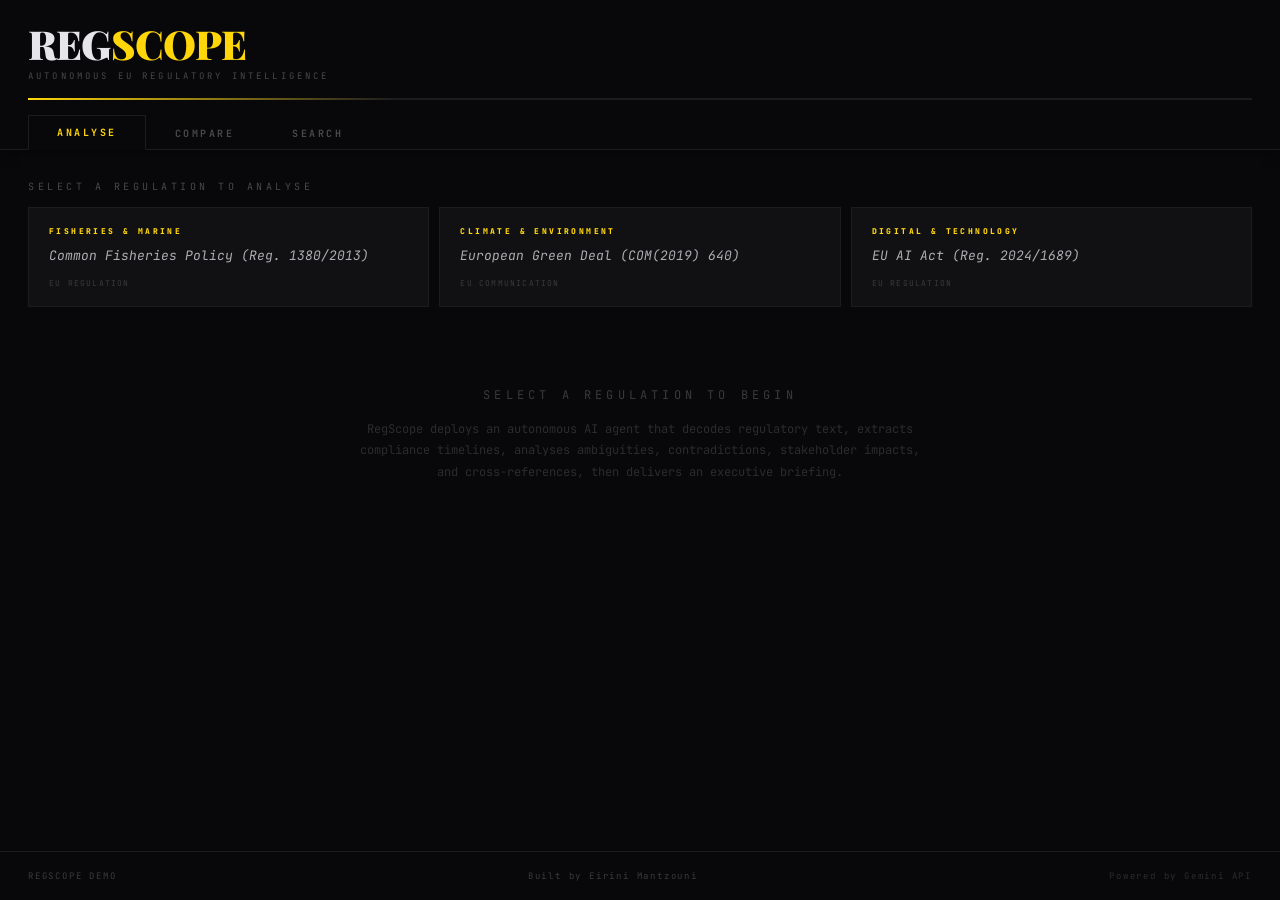
<file: regscope-demo/index.html>
<!DOCTYPE html>
<html lang="en">
<head>
  <meta charset="UTF-8">
  <meta name="viewport" content="width=device-width, initial-scale=1.0">
  <title>RegScope — EU Regulatory Intelligence</title>
  <link rel="preconnect" href="https://fonts.googleapis.com">
  <link rel="preconnect" href="https://fonts.gstatic.com" crossorigin>
  <link href="https://fonts.googleapis.com/css2?family=JetBrains+Mono:ital,wght@0,300;0,400;0,700;0,800;1,400&family=Playfair+Display:wght@700;900&display=swap" rel="stylesheet">
  <link rel="stylesheet" href="css/style.css">
</head>
<body>

  <!-- ── Sticky Top Bar (header + tabs) ─────────────────────── -->
  <div class="top-bar">
    <header class="header">
      <div class="header__inner">
        <div>
          <h1 class="header__title"><span class="header__title--light">REG</span><span class="header__title--gold">SCOPE</span></h1>
          <p class="header__sub">AUTONOMOUS EU REGULATORY INTELLIGENCE</p>
        </div>
        <div class="header__right">
          </div>
      </div>
      <div class="header__bar"><div class="header__bar-fill"></div></div>
    </header>

    <!-- ── Pipeline Tabs ───────────────────────────────────────── -->
    <nav class="tabs">
      <button class="tabs__btn tabs__btn--active" data-tab="analyse">ANALYSE</button>
      <button class="tabs__btn" data-tab="compare">COMPARE</button>
      <button class="tabs__btn" data-tab="search">SEARCH</button>
      </nav>
  </div>

  <!-- ── Main Content Area ───────────────────────────────────── -->
  <main class="body">

    <!-- Pipeline A: Analyse -->
    <section class="pipeline" id="pipeline-analyse">
      <div id="analyse-input-area"></div>
      <div id="analyse-workspace" class="workspace" style="display:none">
        <div class="workspace__log" id="analyse-log-panel"></div>
        <div class="workspace__results" id="analyse-results"></div>
      </div>
      <div id="analyse-empty" class="empty-state">
        <div class="empty-state__label">SELECT A REGULATION TO BEGIN</div>
        <div class="empty-state__text">
          RegScope deploys an autonomous AI agent that decodes regulatory text,
          extracts compliance timelines, analyses ambiguities, contradictions,
          stakeholder impacts, and cross-references, then delivers an executive briefing.
        </div>
      </div>
    </section>

    <!-- Pipeline B: Compare -->
    <section class="pipeline" id="pipeline-compare" style="display:none">
      <div id="compare-input-area"></div>
      <div id="compare-workspace" class="workspace" style="display:none">
        <div class="workspace__log" id="compare-log-panel"></div>
        <div class="workspace__results" id="compare-results"></div>
      </div>
      <div id="compare-empty" class="empty-state">
        <div class="empty-state__label">SELECT A DOCUMENT PAIR TO BEGIN</div>
        <div class="empty-state__text">
          RegScope compares two policy documents side by side — mapping provisions,
          identifying transposition gaps, gold-plating, contradictions, and national
          additions, then delivers a structured comparison briefing.
        </div>
      </div>
    </section>

    <!-- Pipeline C: Search -->
    <section class="pipeline" id="pipeline-search" style="display:none">
      <div id="search-input-area"></div>
      <div id="search-workspace" class="workspace" style="display:none">
        <div class="workspace__log" id="search-log-panel"></div>
        <div class="workspace__results" id="search-results"></div>
      </div>
      <div id="search-empty" class="empty-state">
        <div class="empty-state__label">SELECT A QUESTION TO BEGIN</div>
        <div class="empty-state__text">
          RegScope deploys an autonomous AI agent that interprets your policy question,
          searches the EU regulatory corpus, decodes each instrument, analyses cross-regulatory
          interactions and gaps, and delivers a synthesised intelligence briefing.
        </div>
      </div>
    </section>

  </main>

  <!-- ── Footer ──────────────────────────────────────────────── -->
  <footer class="footer">
    <span>REGSCOPE DEMO</span>
    <span>Built by Eirini Mantzouni</span>
    <span class="footer__powered">Powered by Gemini API</span>
  </footer>

  <!-- ── Scripts ─────────────────────────────────────────────── -->
  <script src="js/components.js"></script>
  <script src="js/agentLog.js"></script>
  <script src="js/demo-data.js"></script>
  <script src="js/pipelines/pipeline-a.js"></script>
  <script src="js/pipelines/compare.js"></script>
  <script src="js/pipelines/search.js"></script>
  <script src="js/app.js"></script>

</body>
</html>
</file>
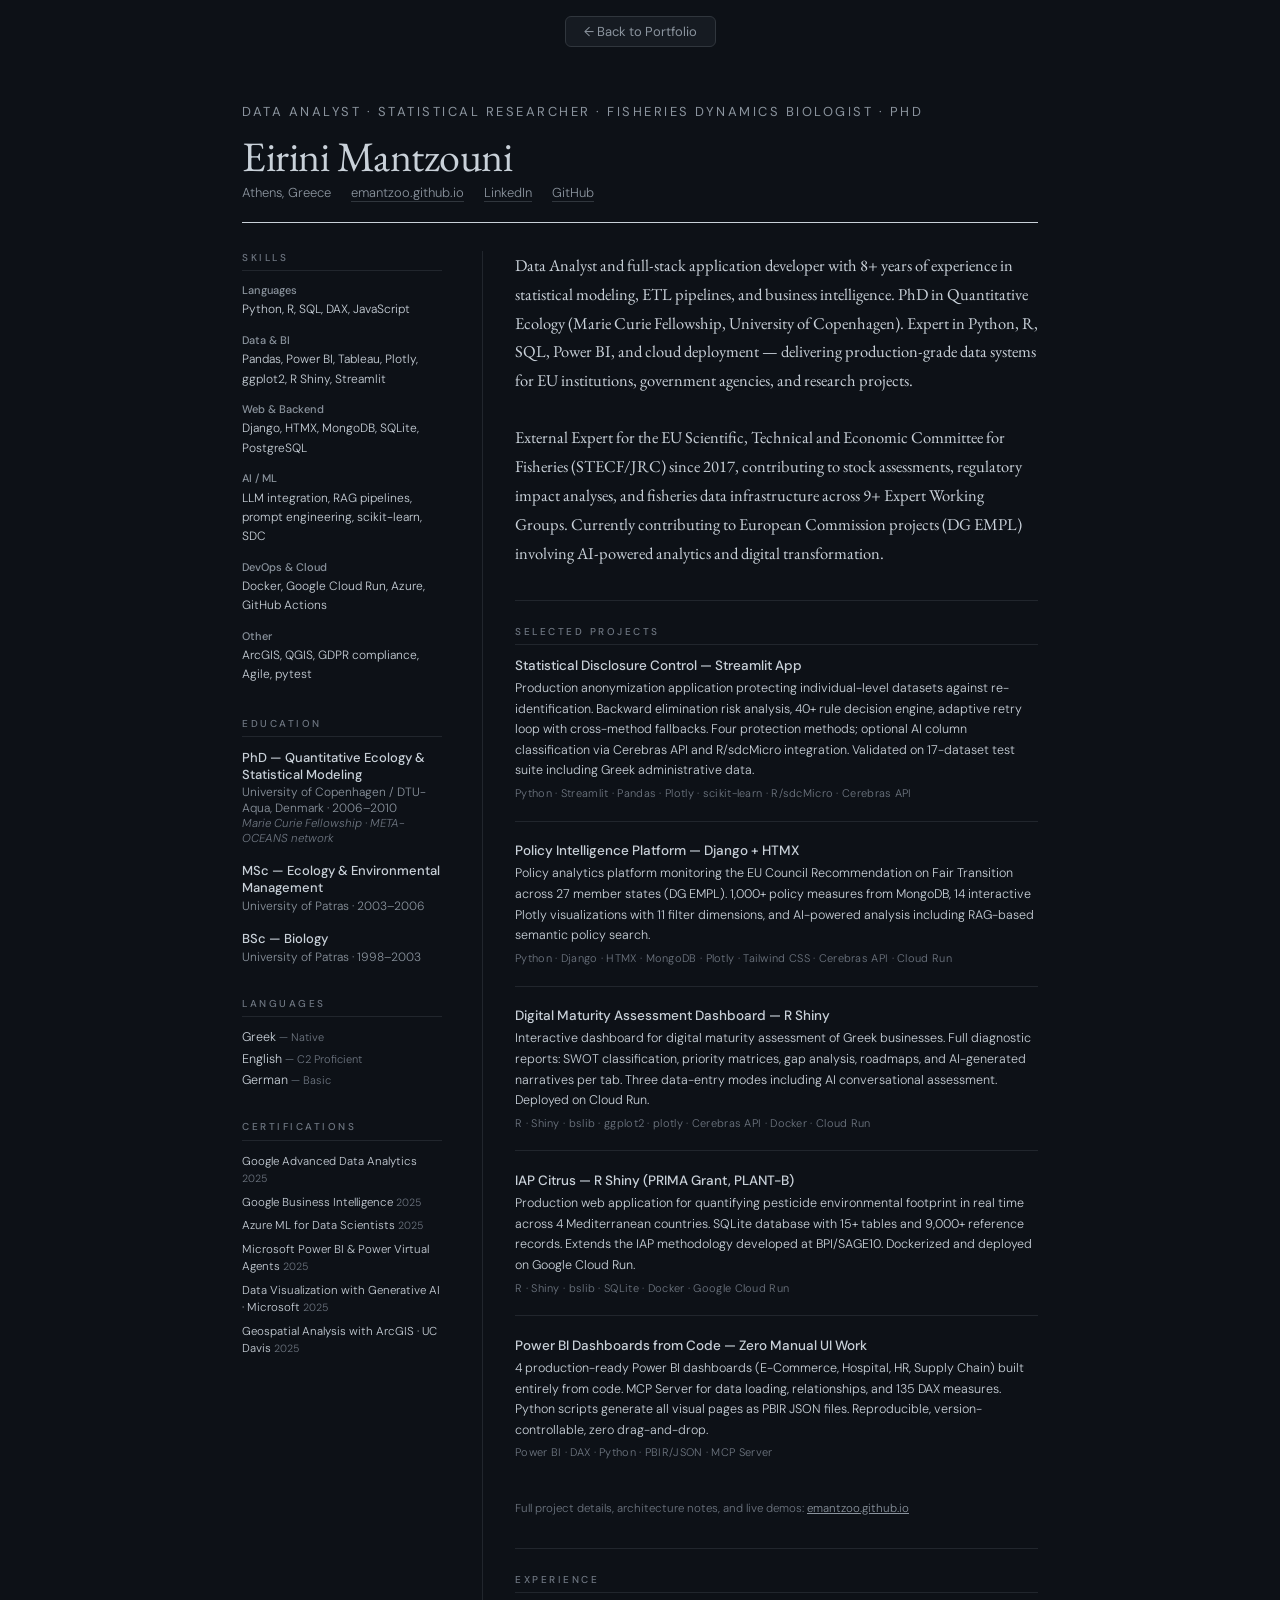
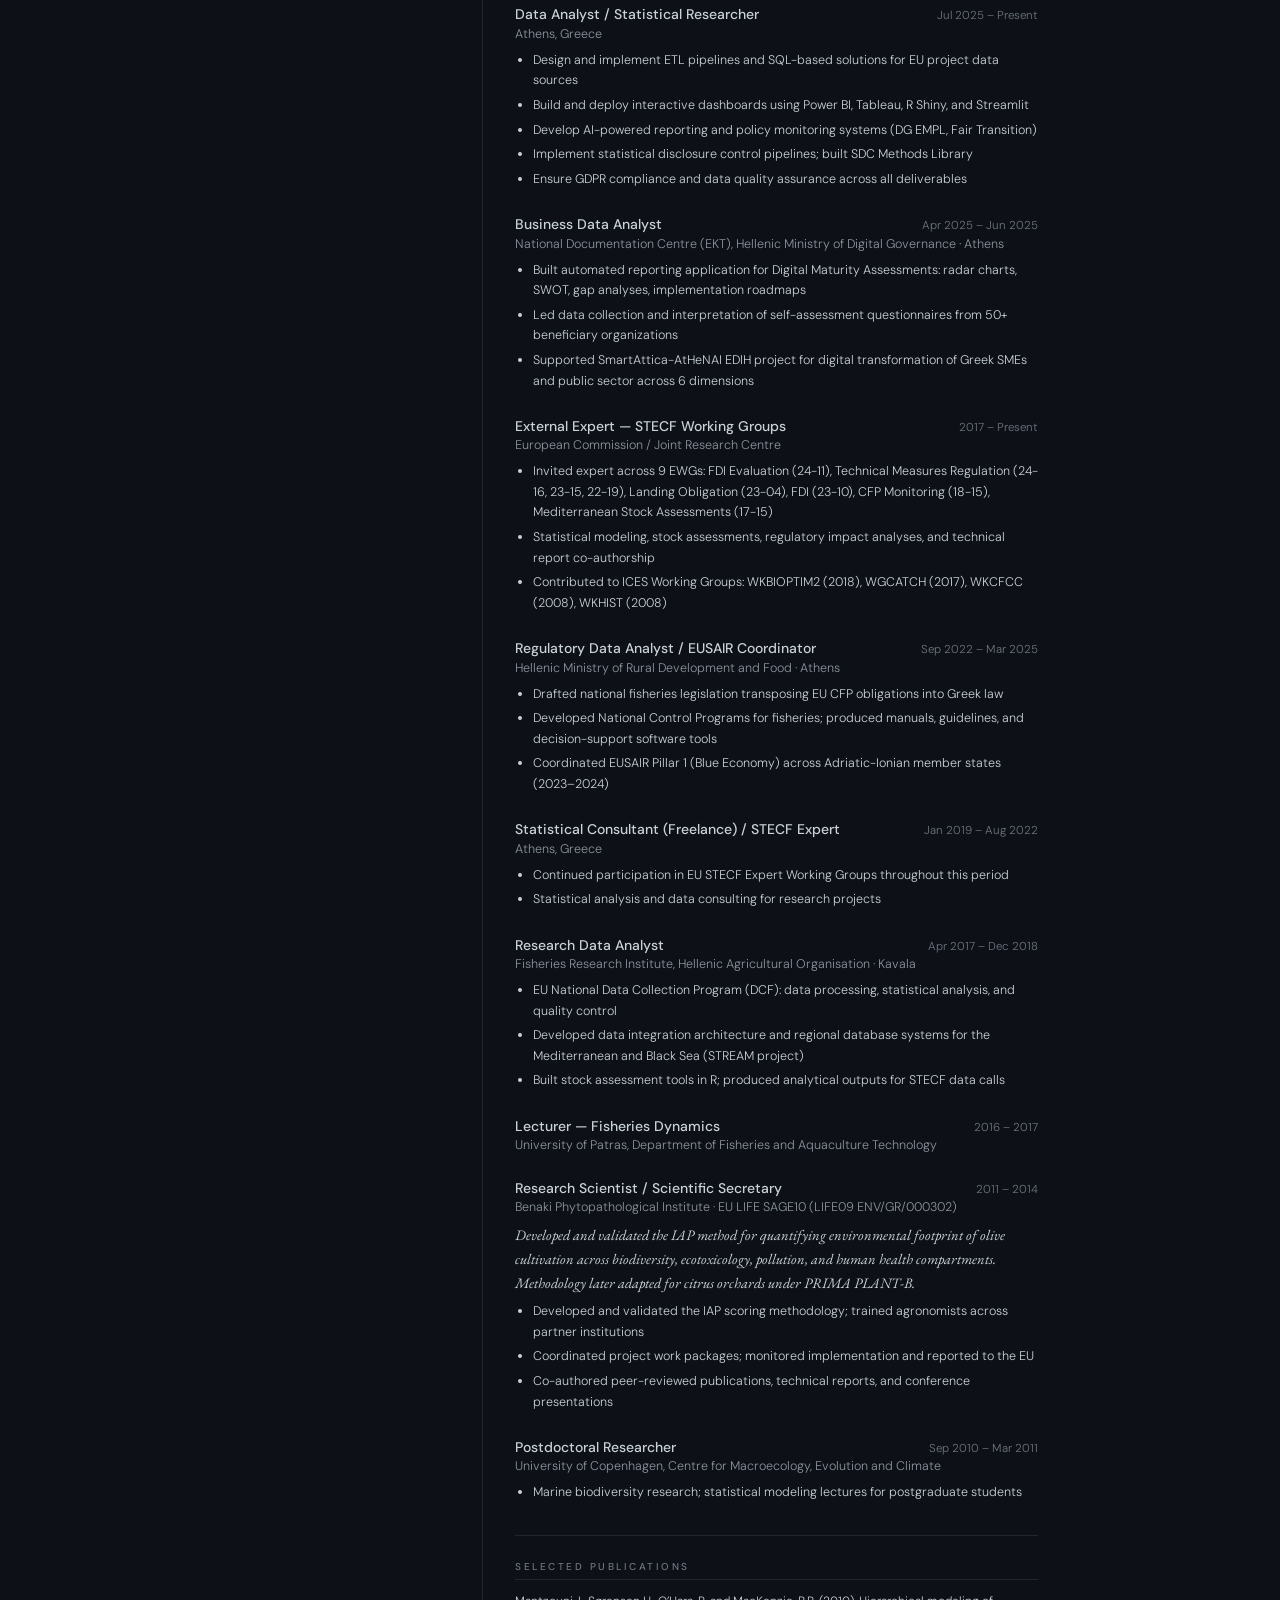
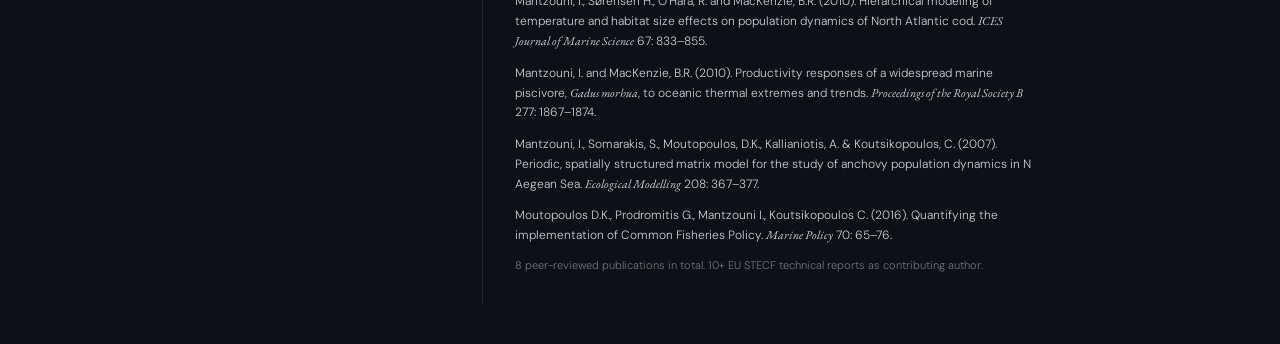
<file: cv.html>
<!DOCTYPE html>
<html lang="en">
<head>
    <meta charset="UTF-8">
    <meta name="viewport" content="width=device-width, initial-scale=1.0">
    <title>CV - Eirini Mantzouni</title>
    <style>
        :root {
            --color-text-primary: #c9d1d9;
            --color-text-secondary: #8b949e;
            --color-text-tertiary: #6e7681;
            --color-border-secondary: #30363d;
            --color-border-tertiary: #21262d;
        }
        * { margin: 0; padding: 0; box-sizing: border-box; }
        body { background: #0d1117; color: #c9d1d9; }
        a { color: #58a6ff; }
        .back-bar { text-align: center; padding: 16px; }
        .back-bar a { display: inline-block; font-family: 'DM Sans', sans-serif; font-size: 13px; color: #8b949e; background: #161b22; border: 1px solid #30363d; padding: 6px 18px; border-radius: 6px; text-decoration: none; }
        .back-bar a:hover { border-color: #58a6ff; color: #c9d1d9; }
        @media print {
            body { background: #fff; }
            :root {
                --color-text-primary: #1a1a1a;
                --color-text-secondary: #555;
                --color-text-tertiary: #888;
                --color-border-secondary: #ccc;
                --color-border-tertiary: #ddd;
            }
            .back-bar { display: none; }
            .cv-contact a { color: #555; }
        }
    </style>
</head>
<body>

<div class="back-bar">
    <a href="index.html">&larr; Back to Portfolio</a>
</div>

<style>
  @import url('https://fonts.googleapis.com/css2?family=EB+Garamond:ital,wght@0,400;0,500;1,400&family=DM+Sans:wght@300;400;500&display=swap');

  .cv-wrap { font-family: 'DM Sans', sans-serif; font-weight: 300; color: var(--color-text-primary); max-width: 860px; margin: 0 auto; padding: 2.5rem 2rem; }

  .cv-header { border-bottom: 1.5px solid var(--color-text-primary); padding-bottom: 1.25rem; margin-bottom: 1.75rem; }
  .cv-name { font-family: 'EB Garamond', serif; font-size: 42px; font-weight: 400; letter-spacing: -0.5px; margin: 0 0 0.2rem; line-height: 1.1; }
  .cv-title { font-size: 13px; font-weight: 400; letter-spacing: 2.5px; text-transform: uppercase; color: var(--color-text-secondary); margin: 0 0 0.9rem; }
  .cv-contact { display: flex; flex-wrap: wrap; gap: 6px 20px; font-size: 13px; color: var(--color-text-secondary); }
  .cv-contact a { color: var(--color-text-secondary); text-decoration: none; border-bottom: 0.5px solid var(--color-border-secondary); }
  .cv-contact a:hover { color: var(--color-text-primary); }

  .cv-body { display: grid; grid-template-columns: 200px 1fr; gap: 0 2.5rem; }

  .cv-sidebar { }
  .cv-main { border-left: 0.5px solid var(--color-border-tertiary); padding-left: 2rem; }

  .cv-section { margin-bottom: 2rem; }
  .cv-section-label { font-size: 10px; font-weight: 500; letter-spacing: 2.5px; text-transform: uppercase; color: var(--color-text-tertiary); margin: 0 0 0.75rem; padding-bottom: 0.4rem; border-bottom: 0.5px solid var(--color-border-tertiary); }

  .skill-group { margin-bottom: 0.85rem; }
  .skill-cat { font-size: 11px; font-weight: 500; color: var(--color-text-secondary); margin: 0 0 0.2rem; }
  .skill-list { font-size: 12px; color: var(--color-text-primary); line-height: 1.6; }

  .lang-item { font-size: 12.5px; margin-bottom: 0.35rem; }
  .lang-level { font-size: 11px; color: var(--color-text-tertiary); }

  .cert-item { font-size: 11.5px; line-height: 1.5; margin-bottom: 0.4rem; color: var(--color-text-primary); }
  .cert-year { color: var(--color-text-tertiary); font-size: 10.5px; }

  .summary-text { font-family: 'EB Garamond', serif; font-size: 16.5px; line-height: 1.75; color: var(--color-text-primary); margin: 0 0 1.75rem; }

  .exp-item { margin-bottom: 1.6rem; }
  .exp-header { display: flex; justify-content: space-between; align-items: baseline; margin-bottom: 0.15rem; flex-wrap: wrap; gap: 4px; }
  .exp-role { font-size: 14px; font-weight: 500; }
  .exp-dates { font-size: 11.5px; color: var(--color-text-tertiary); white-space: nowrap; }
  .exp-org { font-size: 12.5px; color: var(--color-text-secondary); margin: 0 0 0.5rem; }
  .exp-desc { font-size: 13px; line-height: 1.65; color: var(--color-text-primary); margin: 0 0 0.4rem; font-style: italic; font-family: 'EB Garamond', serif; font-size: 14.5px; }
  .exp-bullets { margin: 0; padding-left: 1.1rem; }
  .exp-bullets li { font-size: 12.5px; line-height: 1.65; margin-bottom: 0.25rem; color: var(--color-text-primary); }

  .project-item { margin-bottom: 1.3rem; padding-bottom: 1.3rem; border-bottom: 0.5px solid var(--color-border-tertiary); }
  .project-item:last-of-type { border-bottom: none; }
  .project-name { font-size: 13.5px; font-weight: 500; margin: 0 0 0.25rem; }
  .project-desc { font-size: 12.5px; line-height: 1.65; color: var(--color-text-primary); margin: 0 0 0.3rem; }
  .project-stack { font-size: 11px; color: var(--color-text-tertiary); font-family: 'DM Sans', monospace; letter-spacing: 0.3px; }

  .pub-item { font-size: 12px; line-height: 1.65; margin-bottom: 0.75rem; color: var(--color-text-primary); }
  .pub-item em { font-family: 'EB Garamond', serif; font-style: italic; }
  .pub-note { font-size: 11px; color: var(--color-text-tertiary); margin-top: 0.5rem; }

  .edu-item { margin-bottom: 1rem; }
  .edu-degree { font-size: 13px; font-weight: 500; margin: 0 0 0.1rem; }
  .edu-inst { font-size: 12px; color: var(--color-text-secondary); }
  .edu-note { font-size: 11.5px; color: var(--color-text-tertiary); font-style: italic; }

  .section-divider { border: none; border-top: 0.5px solid var(--color-border-tertiary); margin: 1.5rem 0; }

  .portfolio-ref { font-size: 11.5px; color: var(--color-text-tertiary); margin-top: 0.5rem; }
  .portfolio-ref a { color: var(--color-text-secondary); }

  @media (max-width: 700px) {
    .cv-body { grid-template-columns: 1fr; }
    .cv-main { border-left: none; padding-left: 0; border-top: 0.5px solid var(--color-border-tertiary); padding-top: 1.5rem; margin-top: 1rem; }
  }
</style>

<div class="cv-wrap">

  <div class="cv-header">
    <p class="cv-title">Data Analyst &middot; Statistical Researcher &middot; Fisheries Dynamics Biologist &middot; PhD</p>
    <h1 class="cv-name">Eirini Mantzouni</h1>
    <div class="cv-contact">
      <span>Athens, Greece</span>
<a href="https://emantzoo.github.io">emantzoo.github.io</a>
      <a href="https://www.linkedin.com/in/eirini-mantzouni-0b47b8283/">LinkedIn</a>
      <a href="https://github.com/emantzoo">GitHub</a>
    </div>
  </div>

  <div class="cv-body">

    <div class="cv-sidebar">

      <div class="cv-section">
        <p class="cv-section-label">Skills</p>
        <div class="skill-group">
          <p class="skill-cat">Languages</p>
          <p class="skill-list">Python, R, SQL, DAX, JavaScript</p>
        </div>
        <div class="skill-group">
          <p class="skill-cat">Data &amp; BI</p>
          <p class="skill-list">Pandas, Power BI, Tableau, Plotly, ggplot2, R Shiny, Streamlit</p>
        </div>
        <div class="skill-group">
          <p class="skill-cat">Web &amp; Backend</p>
          <p class="skill-list">Django, HTMX, MongoDB, SQLite, PostgreSQL</p>
        </div>
        <div class="skill-group">
          <p class="skill-cat">AI / ML</p>
          <p class="skill-list">LLM integration, RAG pipelines, prompt engineering, scikit-learn, SDC</p>
        </div>
        <div class="skill-group">
          <p class="skill-cat">DevOps &amp; Cloud</p>
          <p class="skill-list">Docker, Google Cloud Run, Azure, GitHub Actions</p>
        </div>
        <div class="skill-group">
          <p class="skill-cat">Other</p>
          <p class="skill-list">ArcGIS, QGIS, GDPR compliance, Agile, pytest</p>
        </div>
      </div>

      <div class="cv-section">
        <p class="cv-section-label">Education</p>
        <div class="edu-item">
          <p class="edu-degree">PhD &mdash; Quantitative Ecology &amp; Statistical Modeling</p>
          <p class="edu-inst">University of Copenhagen / DTU-Aqua, Denmark &middot; 2006&ndash;2010</p>
          <p class="edu-note">Marie Curie Fellowship &middot; META-OCEANS network</p>
        </div>
        <div class="edu-item">
          <p class="edu-degree">MSc &mdash; Ecology &amp; Environmental Management</p>
          <p class="edu-inst">University of Patras &middot; 2003&ndash;2006</p>
        </div>
        <div class="edu-item">
          <p class="edu-degree">BSc &mdash; Biology</p>
          <p class="edu-inst">University of Patras &middot; 1998&ndash;2003</p>
        </div>
      </div>

      <div class="cv-section">
        <p class="cv-section-label">Languages</p>
        <div class="lang-item">Greek <span class="lang-level">&mdash; Native</span></div>
        <div class="lang-item">English <span class="lang-level">&mdash; C2 Proficient</span></div>
        <div class="lang-item">German <span class="lang-level">&mdash; Basic</span></div>
      </div>

      <div class="cv-section">
        <p class="cv-section-label">Certifications</p>
        <div class="cert-item">Google Advanced Data Analytics <span class="cert-year">2025</span></div>
        <div class="cert-item">Google Business Intelligence <span class="cert-year">2025</span></div>
        <div class="cert-item">Azure ML for Data Scientists <span class="cert-year">2025</span></div>
        <div class="cert-item">Microsoft Power BI &amp; Power Virtual Agents <span class="cert-year">2025</span></div>
        <div class="cert-item">Data Visualization with Generative AI &middot; Microsoft <span class="cert-year">2025</span></div>
        <div class="cert-item">Geospatial Analysis with ArcGIS &middot; UC Davis <span class="cert-year">2025</span></div>
      </div>

    </div>

    <div class="cv-main">

      <div class="cv-section">
        <p class="summary-text">Data Analyst and full-stack application developer with 8+ years of experience in statistical modeling, ETL pipelines, and business intelligence. PhD in Quantitative Ecology (Marie Curie Fellowship, University of Copenhagen). Expert in Python, R, SQL, Power BI, and cloud deployment &mdash; delivering production-grade data systems for EU institutions, government agencies, and research projects.</p>
        <p class="summary-text">External Expert for the EU Scientific, Technical and Economic Committee for Fisheries (STECF/JRC) since 2017, contributing to stock assessments, regulatory impact analyses, and fisheries data infrastructure across 9+ Expert Working Groups. Currently contributing to European Commission projects (DG EMPL) involving AI-powered analytics and digital transformation.</p>
      </div>

      <hr class="section-divider">

      <div class="cv-section">
        <p class="cv-section-label">Selected Projects</p>

        <div class="project-item">
          <p class="project-name">Statistical Disclosure Control &mdash; Streamlit App</p>
          <p class="project-desc">Production anonymization application protecting individual-level datasets against re-identification. Backward elimination risk analysis, 40+ rule decision engine, adaptive retry loop with cross-method fallbacks. Four protection methods; optional AI column classification via Cerebras API and R/sdcMicro integration. Validated on 17-dataset test suite including Greek administrative data.</p>
          <p class="project-stack">Python &middot; Streamlit &middot; Pandas &middot; Plotly &middot; scikit-learn &middot; R/sdcMicro &middot; Cerebras API</p>
        </div>

        <div class="project-item">
          <p class="project-name">Policy Intelligence Platform &mdash; Django + HTMX</p>
          <p class="project-desc">Policy analytics platform monitoring the EU Council Recommendation on Fair Transition across 27 member states (DG EMPL). 1,000+ policy measures from MongoDB, 14 interactive Plotly visualizations with 11 filter dimensions, and AI-powered analysis including RAG-based semantic policy search.</p>
          <p class="project-stack">Python &middot; Django &middot; HTMX &middot; MongoDB &middot; Plotly &middot; Tailwind CSS &middot; Cerebras API &middot; Cloud Run</p>
        </div>

        <div class="project-item">
          <p class="project-name">Digital Maturity Assessment Dashboard &mdash; R Shiny</p>
          <p class="project-desc">Interactive dashboard for digital maturity assessment of Greek businesses. Full diagnostic reports: SWOT classification, priority matrices, gap analysis, roadmaps, and AI-generated narratives per tab. Three data-entry modes including AI conversational assessment. Deployed on Cloud Run.</p>
          <p class="project-stack">R &middot; Shiny &middot; bslib &middot; ggplot2 &middot; plotly &middot; Cerebras API &middot; Docker &middot; Cloud Run</p>
        </div>

        <div class="project-item">
          <p class="project-name">IAP Citrus &mdash; R Shiny (PRIMA Grant, PLANT-B)</p>
          <p class="project-desc">Production web application for quantifying pesticide environmental footprint in real time across 4 Mediterranean countries. SQLite database with 15+ tables and 9,000+ reference records. Extends the IAP methodology developed at BPI/SAGE10. Dockerized and deployed on Google Cloud Run.</p>
          <p class="project-stack">R &middot; Shiny &middot; bslib &middot; SQLite &middot; Docker &middot; Google Cloud Run</p>
        </div>

        <div class="project-item">
          <p class="project-name">Power BI Dashboards from Code &mdash; Zero Manual UI Work</p>
          <p class="project-desc">4 production-ready Power BI dashboards (E-Commerce, Hospital, HR, Supply Chain) built entirely from code. MCP Server for data loading, relationships, and 135 DAX measures. Python scripts generate all visual pages as PBIR JSON files. Reproducible, version-controllable, zero drag-and-drop.</p>
          <p class="project-stack">Power BI &middot; DAX &middot; Python &middot; PBIR/JSON &middot; MCP Server</p>
        </div>

        <p class="portfolio-ref">Full project details, architecture notes, and live demos: <a href="https://emantzoo.github.io">emantzoo.github.io</a></p>
      </div>

      <hr class="section-divider">

      <div class="cv-section">
        <p class="cv-section-label">Experience</p>

        <div class="exp-item">
          <div class="exp-header">
            <span class="exp-role">Data Analyst / Statistical Researcher</span>
            <span class="exp-dates">Jul 2025 &ndash; Present</span>
          </div>
          <p class="exp-org">Athens, Greece</p>
          <ul class="exp-bullets">
            <li>Design and implement ETL pipelines and SQL-based solutions for EU project data sources</li>
            <li>Build and deploy interactive dashboards using Power BI, Tableau, R Shiny, and Streamlit</li>
            <li>Develop AI-powered reporting and policy monitoring systems (DG EMPL, Fair Transition)</li>
            <li>Implement statistical disclosure control pipelines; built SDC Methods Library</li>
            <li>Ensure GDPR compliance and data quality assurance across all deliverables</li>
          </ul>
        </div>

        <div class="exp-item">
          <div class="exp-header">
            <span class="exp-role">Business Data Analyst</span>
            <span class="exp-dates">Apr 2025 &ndash; Jun 2025</span>
          </div>
          <p class="exp-org">National Documentation Centre (EKT), Hellenic Ministry of Digital Governance &middot; Athens</p>
          <ul class="exp-bullets">
            <li>Built automated reporting application for Digital Maturity Assessments: radar charts, SWOT, gap analyses, implementation roadmaps</li>
            <li>Led data collection and interpretation of self-assessment questionnaires from 50+ beneficiary organizations</li>
            <li>Supported SmartAttica-AtHeNAI EDIH project for digital transformation of Greek SMEs and public sector across 6 dimensions</li>
          </ul>
        </div>

        <div class="exp-item">
          <div class="exp-header">
            <span class="exp-role">External Expert &mdash; STECF Working Groups</span>
            <span class="exp-dates">2017 &ndash; Present</span>
          </div>
          <p class="exp-org">European Commission / Joint Research Centre</p>
          <ul class="exp-bullets">
            <li>Invited expert across 9 EWGs: FDI Evaluation (24-11), Technical Measures Regulation (24-16, 23-15, 22-19), Landing Obligation (23-04), FDI (23-10), CFP Monitoring (18-15), Mediterranean Stock Assessments (17-15)</li>
            <li>Statistical modeling, stock assessments, regulatory impact analyses, and technical report co-authorship</li>
            <li>Contributed to ICES Working Groups: WKBIOPTIM2 (2018), WGCATCH (2017), WKCFCC (2008), WKHIST (2008)</li>
          </ul>
        </div>

        <div class="exp-item">
          <div class="exp-header">
            <span class="exp-role">Regulatory Data Analyst / EUSAIR Coordinator</span>
            <span class="exp-dates">Sep 2022 &ndash; Mar 2025</span>
          </div>
          <p class="exp-org">Hellenic Ministry of Rural Development and Food &middot; Athens</p>
          <ul class="exp-bullets">
            <li>Drafted national fisheries legislation transposing EU CFP obligations into Greek law</li>
            <li>Developed National Control Programs for fisheries; produced manuals, guidelines, and decision-support software tools</li>
            <li>Coordinated EUSAIR Pillar 1 (Blue Economy) across Adriatic-Ionian member states (2023&ndash;2024)</li>
          </ul>
        </div>

        <div class="exp-item">
          <div class="exp-header">
            <span class="exp-role">Statistical Consultant (Freelance) / STECF Expert</span>
            <span class="exp-dates">Jan 2019 &ndash; Aug 2022</span>
          </div>
          <p class="exp-org">Athens, Greece</p>
          <ul class="exp-bullets">
            <li>Continued participation in EU STECF Expert Working Groups throughout this period</li>
            <li>Statistical analysis and data consulting for research projects</li>
          </ul>
        </div>

        <div class="exp-item">
          <div class="exp-header">
            <span class="exp-role">Research Data Analyst</span>
            <span class="exp-dates">Apr 2017 &ndash; Dec 2018</span>
          </div>
          <p class="exp-org">Fisheries Research Institute, Hellenic Agricultural Organisation &middot; Kavala</p>
          <ul class="exp-bullets">
            <li>EU National Data Collection Program (DCF): data processing, statistical analysis, and quality control</li>
            <li>Developed data integration architecture and regional database systems for the Mediterranean and Black Sea (STREAM project)</li>
            <li>Built stock assessment tools in R; produced analytical outputs for STECF data calls</li>
          </ul>
        </div>

        <div class="exp-item">
          <div class="exp-header">
            <span class="exp-role">Lecturer &mdash; Fisheries Dynamics</span>
            <span class="exp-dates">2016 &ndash; 2017</span>
          </div>
          <p class="exp-org">University of Patras, Department of Fisheries and Aquaculture Technology</p>
        </div>

        <div class="exp-item">
          <div class="exp-header">
            <span class="exp-role">Research Scientist / Scientific Secretary</span>
            <span class="exp-dates">2011 &ndash; 2014</span>
          </div>
          <p class="exp-org">Benaki Phytopathological Institute &middot; EU LIFE SAGE10 (LIFE09 ENV/GR/000302)</p>
          <p class="exp-desc">Developed and validated the IAP method for quantifying environmental footprint of olive cultivation across biodiversity, ecotoxicology, pollution, and human health compartments. Methodology later adapted for citrus orchards under PRIMA PLANT-B.</p>
          <ul class="exp-bullets">
            <li>Developed and validated the IAP scoring methodology; trained agronomists across partner institutions</li>
            <li>Coordinated project work packages; monitored implementation and reported to the EU</li>
            <li>Co-authored peer-reviewed publications, technical reports, and conference presentations</li>
          </ul>
        </div>

        <div class="exp-item">
          <div class="exp-header">
            <span class="exp-role">Postdoctoral Researcher</span>
            <span class="exp-dates">Sep 2010 &ndash; Mar 2011</span>
          </div>
          <p class="exp-org">University of Copenhagen, Centre for Macroecology, Evolution and Climate</p>
          <ul class="exp-bullets">
            <li>Marine biodiversity research; statistical modeling lectures for postgraduate students</li>
          </ul>
        </div>

      </div>

      <hr class="section-divider">

      <div class="cv-section">
        <p class="cv-section-label">Selected Publications</p>
        <div class="pub-item">Mantzouni, I., S&oslash;rensen H., O&rsquo;Hara, R. and MacKenzie, B.R. (2010). Hierarchical modeling of temperature and habitat size effects on population dynamics of North Atlantic cod. <em>ICES Journal of Marine Science</em> 67: 833&ndash;855.</div>
        <div class="pub-item">Mantzouni, I. and MacKenzie, B.R. (2010). Productivity responses of a widespread marine piscivore, <em>Gadus morhua</em>, to oceanic thermal extremes and trends. <em>Proceedings of the Royal Society B</em> 277: 1867&ndash;1874.</div>
        <div class="pub-item">Mantzouni, I., Somarakis, S., Moutopoulos, D.K., Kallianiotis, A. &amp; Koutsikopoulos, C. (2007). Periodic, spatially structured matrix model for the study of anchovy population dynamics in N Aegean Sea. <em>Ecological Modelling</em> 208: 367&ndash;377.</div>
        <div class="pub-item">Moutopoulos D.K., Prodromitis G., Mantzouni I., Koutsikopoulos C. (2016). Quantifying the implementation of Common Fisheries Policy. <em>Marine Policy</em> 70: 65&ndash;76.</div>
        <p class="pub-note">8 peer-reviewed publications in total. 10+ EU STECF technical reports as contributing author.</p>
      </div>

    </div>
  </div>
</div>

</body>
</html>
</file>
<file: regscope-demo/css/style.css>
/* ═══════════════════════════════════════════════════════════════════
   RegScope — "Classified Intelligence Dossier" Theme
   ═══════════════════════════════════════════════════════════════════ */

/* ── CSS Custom Properties ─────────────────────────────────────── */
:root {
  --bg:         #08080A;
  --panel:      #0D0D0F;
  --panel-alt:  #111113;
  --border:     #1C1C1E;
  --border-dim: #111113;

  --text:       #D1D1D6;
  --text-muted: #8E8E93;
  --text-dim:   #636366;
  --text-faint: #48484A;
  --text-ghost: #3A3A3C;
  --text-dead:  #2C2C2E;

  --gold:       #FFD60A;
  --green:      #34C759;
  --orange:     #FF9500;
  --red:        #FF3B30;
  --cyan:       #5AC8FA;
  --purple:     #AF52DE;

  --font-mono:  'JetBrains Mono', monospace;
  --font-serif: 'Playfair Display', 'Georgia', serif;
}

/* ── Reset & Base ──────────────────────────────────────────────── */
*, *::before, *::after { box-sizing: border-box; }

body {
  margin: 0;
  font-family: var(--font-mono);
  background: var(--bg);
  color: var(--text);
  min-height: 100vh;
  display: flex;
  flex-direction: column;
}

::-webkit-scrollbar { width: 4px; }
::-webkit-scrollbar-track { background: #0A0A0C; }
::-webkit-scrollbar-thumb { background: var(--text-dead); border-radius: 2px; }

/* ── Animations ────────────────────────────────────────────────── */
@keyframes fadeIn {
  from { opacity: 0; transform: translateY(8px); }
  to   { opacity: 1; transform: translateY(0); }
}

@keyframes blink {
  50% { opacity: 0; }
}

/* ── Sticky Top Bar (header + tabs wrapper) ───────────────────── */
.top-bar {
  position: sticky !important;
  top: 0;
  z-index: 100;
  background: var(--bg);
  width: 100%;
  box-shadow: 0 2px 12px rgba(0, 0, 0, 0.4);
}

/* ── Header ────────────────────────────────────────────────────── */
.header {
  padding: 24px 28px 0;
}

.header__inner {
  display: flex;
  justify-content: space-between;
  align-items: flex-end;
  max-width: 1440px;
  margin: 0 auto;
  width: 100%;
}

.header__title {
  margin: 0;
  line-height: 1;
  font-family: var(--font-serif);
  font-size: 40px;
  font-weight: 900;
  letter-spacing: -0.02em;
}

.header__title--light { color: #E5E5EA; }
.header__title--gold  { color: var(--gold); }

.header__sub {
  font-size: 9px;
  letter-spacing: 0.35em;
  color: var(--text-faint);
  margin: 6px 0 0;
}

.header__bar {
  height: 2px;
  background: var(--border);
  margin-top: 16px;
  max-width: 1440px;
  margin-left: auto;
  margin-right: auto;
  position: relative;
  overflow: hidden;
}

.header__bar-fill {
  position: absolute;
  left: 0; top: 0; bottom: 0;
  width: 30%;
  background: linear-gradient(90deg, var(--gold), transparent);
}

/* ── Header Right (API key + mode toggle) ─────────────────────── */
.header__right {
  display: flex;
  align-items: center;
  gap: 16px;
}

/* ── API Key Box ──────────────────────────────────────────────── */
.api-key-box {
  display: flex;
  align-items: center;
  gap: 8px;
}

.api-key-box__input {
  background: var(--panel);
  border: 1px solid var(--border);
  color: var(--text-main);
  font-family: var(--font-mono);
  font-size: 10px;
  letter-spacing: 0.1em;
  padding: 7px 12px;
  width: 200px;
  outline: none;
  transition: border-color 0.2s;
}

.api-key-box__input::placeholder {
  color: var(--text-dead);
  letter-spacing: 0.2em;
}

.api-key-box__input:focus {
  border-color: var(--gold);
}

.api-key-box__btn {
  padding: 7px 14px;
  background: transparent;
  border: 1px solid var(--gold);
  color: var(--gold);
  font-family: var(--font-mono);
  font-size: 10px;
  font-weight: 700;
  letter-spacing: 0.2em;
  cursor: pointer;
  transition: all 0.2s;
}

.api-key-box__btn:hover {
  background: var(--gold);
  color: var(--bg);
}

.api-key-box__status {
  font-family: var(--font-mono);
  font-size: 9px;
  letter-spacing: 0.1em;
  white-space: nowrap;
}

.api-key-box__status--ok   { color: var(--success); }
.api-key-box__status--err  { color: var(--error); }

/* ── Mode Toggle ───────────────────────────────────────────────── */
.mode-toggle {
  display: flex;
  border: 1px solid var(--text-dead);
}

.mode-toggle__btn {
  padding: 7px 22px;
  background: transparent;
  color: var(--text-faint);
  border: none;
  font-family: var(--font-mono);
  font-size: 10px;
  letter-spacing: 0.2em;
  cursor: pointer;
  transition: all 0.2s;
}

.mode-toggle__btn--active {
  background: var(--gold);
  color: var(--bg);
  font-weight: 800;
}

/* ── Pipeline Tabs ─────────────────────────────────────────────── */
.tabs {
  max-width: 1440px;
  margin: 0 auto;
  width: 100%;
  padding: 14px 28px 0;
  display: flex;
  gap: 0;
  border-bottom: 1px solid var(--border);
}

.tabs__btn {
  padding: 10px 28px;
  background: transparent;
  color: var(--text-faint);
  border: 1px solid transparent;
  border-bottom: none;
  font-family: var(--font-mono);
  font-size: 10px;
  font-weight: 700;
  letter-spacing: 0.25em;
  cursor: pointer;
  transition: all 0.2s;
  position: relative;
  bottom: -1px;
}

.tabs__btn:hover {
  color: var(--text-dim);
}

.tabs__btn--active {
  color: var(--gold);
  border-color: var(--border);
  background: var(--bg);
  border-bottom: 1px solid var(--bg);
}

/* ── Main Body ─────────────────────────────────────────────────── */
.body {
  max-width: 1440px;
  margin: 0 auto;
  width: 100%;
  padding: 20px 28px;
  flex: 1;
  overflow-x: hidden;
}

/* ── Input Area ────────────────────────────────────────────────── */
.input-label {
  font-size: 10px;
  letter-spacing: 0.35em;
  color: var(--text-faint);
  margin-bottom: 14px;
}

/* Demo question cards */
.question-cards {
  display: flex;
  gap: 10px;
  flex-wrap: wrap;
}

.question-card {
  flex: 1 1 280px;
  padding: 18px 20px;
  background: var(--panel-alt);
  border: 1px solid var(--border);
  cursor: pointer;
  display: flex;
  flex-direction: column;
  gap: 10px;
  font-family: var(--font-mono);
  text-align: left;
  color: var(--text);
  transition: all 0.2s;
}

.question-card:hover {
  border-color: var(--text-ghost);
}

.question-card--selected {
  border-color: var(--gold);
  background: #14140E;
}

.question-card--disabled {
  opacity: 0.4;
  pointer-events: none;
}

.question-card__domain {
  font-size: 8px;
  letter-spacing: 0.3em;
  color: var(--gold);
  font-weight: 800;
}

.question-card__text {
  font-size: 13px;
  line-height: 1.5;
  font-style: italic;
  color: #AEAEB2;
}

/* Deploy button */
.deploy-btn {
  margin-top: 14px;
  padding: 11px 36px;
  background: var(--gold);
  color: var(--bg);
  border: none;
  font-family: var(--font-mono);
  font-size: 11px;
  font-weight: 800;
  letter-spacing: 0.2em;
  cursor: pointer;
  transition: all 0.2s;
}

.deploy-btn:hover {
  filter: brightness(1.1);
}

/* Save to library bar */
.save-to-library-bar {
  display: flex;
  align-items: center;
  gap: 12px;
  padding: 12px 16px;
  margin-top: 16px;
  border: 1px solid var(--border);
  border-radius: 4px;
  background: var(--panel);
}
.save-btn {
  background: transparent;
  border: 1px solid var(--gold);
  color: var(--gold);
  padding: 8px 20px;
  font-family: var(--font-mono);
  font-size: 11px;
  font-weight: 700;
  letter-spacing: 0.1em;
  cursor: pointer;
  transition: all 0.2s;
}
.save-btn:hover:not(:disabled):not(.save-btn--saved) {
  background: var(--gold);
  color: var(--bg);
}
.save-btn--saved {
  border-color: var(--green);
  color: var(--green);
  cursor: default;
}
.save-btn:disabled {
  opacity: 0.5;
  cursor: not-allowed;
}
.save-btn--inline {
  padding: 5px 14px;
  font-size: 10px;
}
.save-status {
  font-size: 10px;
  color: var(--text-ghost);
  letter-spacing: 0.05em;
}

/* Live mode input */
.live-input {
  flex: 1;
  padding: 12px 16px;
  background: var(--panel-alt);
  border: 1px solid var(--text-dead);
  color: #E5E5EA;
  font-family: var(--font-mono);
  font-size: 13px;
  outline: none;
  transition: border-color 0.2s;
}

.live-input:focus {
  border-color: var(--text-faint);
}

.live-input-row {
  display: flex;
  gap: 10px;
}

.live-note {
  font-size: 10px;
  color: var(--text-ghost);
  margin-top: 8px;
  letter-spacing: 0.05em;
}

/* ── Source Toggle (Search In) ────────────────────────────────── */
.source-toggle-row {
  display: flex;
  align-items: center;
  gap: 10px;
  margin-top: 10px;
}

.source-toggle__label {
  color: var(--text-faint);
  font-family: var(--font-mono);
  font-size: 10px;
  letter-spacing: 0.15em;
}

.source-toggle {
  display: flex;
  border: 1px solid var(--text-dead);
}

.source-toggle__btn {
  padding: 6px 16px;
  background: transparent;
  color: var(--text-faint);
  border: none;
  font-family: var(--font-mono);
  font-size: 10px;
  letter-spacing: 0.15em;
  cursor: pointer;
  transition: all 0.2s;
}

.source-toggle__btn:hover {
  color: var(--text-primary);
}

.source-toggle__btn--active {
  background: var(--gold);
  color: var(--bg);
  font-weight: 800;
}

/* ── Search Result Source Indicators ──────────────────────────── */
.search-result--library {
  border-left: 3px solid var(--green);
}

.search-result--eurlex {
  border-left: 3px solid var(--cyan);
}

/* ── Workspace (log + results) ─────────────────────────────────── */
.workspace {
  display: flex;
  gap: 20px;
  align-items: flex-start;
}

/* ── Agent Log Panel ───────────────────────────────────────────── */
.workspace__log {
  width: 300px;
  min-width: 300px;
  position: sticky;
  top: 140px;
  background: var(--panel);
  border: 1px solid var(--border);
  display: flex;
  flex-direction: column;
  max-height: calc(100vh - 150px);
}

.log__header {
  padding: 10px 14px;
  font-size: 9px;
  letter-spacing: 0.35em;
  color: var(--text-faint);
  border-bottom: 1px solid var(--border);
  font-weight: 800;
}

.log__scroll {
  flex: 1;
  overflow-y: auto;
  padding: 6px 0;
  max-height: 380px;
}

.log__entry {
  padding: 2px 14px;
  font-size: 10px;
  line-height: 1.7;
  color: var(--text-dim);
}

.log__entry--system   { color: var(--gold); font-weight: 700; }
.log__entry--stage    { color: var(--gold); font-weight: 700; margin-top: 6px; font-size: 11px; }
.log__entry--query    { color: #AEAEB2; font-style: italic; }
.log__entry--thinking { color: var(--cyan); font-style: italic; }
.log__entry--info     { color: var(--text-muted); }
.log__entry--success  { color: var(--green); }
.log__entry--error    { color: var(--red); font-weight: 700; }

.log__timestamp {
  color: var(--text-dead);
  margin-right: 8px;
  font-size: 9px;
}

.log__cursor {
  animation: blink 1s step-end infinite;
  color: var(--gold);
  font-weight: 700;
}

/* Stage progress indicator */
.log__progress {
  border-top: 1px solid var(--border);
  padding: 10px 14px;
  display: flex;
  flex-direction: column;
  gap: 6px;
}

.progress__item {
  display: flex;
  align-items: center;
  gap: 10px;
  font-size: 9px;
  letter-spacing: 0.15em;
  color: var(--text-dead);
  transition: all 0.3s;
}

.progress__item--active { color: var(--gold); }
.progress__item--done   { color: var(--green); }

.progress__dot {
  width: 6px;
  height: 6px;
  border-radius: 50%;
  background: var(--text-dead);
  transition: all 0.3s;
  flex-shrink: 0;
}

.progress__item--active .progress__dot { background: var(--gold); }
.progress__item--done   .progress__dot { background: var(--green); }

.progress__label {
  font-weight: 700;
}

/* ── Result Panels ─────────────────────────────────────────────── */
.workspace__results {
  flex: 1;
  min-width: 0;
  display: flex;
  flex-direction: column;
  gap: 3px;
}

.result-panel {
  background: var(--panel);
  border: 1px solid var(--border);
  animation: fadeIn 0.4s ease-out;
  overflow: hidden;
}

.result-panel__header {
  display: flex;
  align-items: center;
  gap: 12px;
  padding: 12px 18px;
  border-bottom: 1px solid var(--border);
}

.result-panel__num {
  font-size: 9px;
  font-weight: 800;
  letter-spacing: 0.15em;
}

.result-panel__title {
  font-size: 11px;
  font-weight: 700;
  letter-spacing: 0.2em;
  color: var(--text);
  overflow-wrap: break-word;
  word-wrap: break-word;
  min-width: 0;
}

.result-panel__line {
  flex: 1;
  height: 1px;
  opacity: 0.25;
}

.result-panel__body {
  padding: 14px 18px;
  overflow-wrap: break-word;
  word-wrap: break-word;
  word-break: break-word;
  min-width: 0;
}

/* ── Row Component ─────────────────────────────────────────────── */
.row {
  display: flex;
  gap: 16px;
  padding: 8px 0;
  border-bottom: 1px solid var(--border-dim);
  min-width: 0;
}

.row__label {
  width: 100px;
  min-width: 100px;
  font-size: 9px;
  letter-spacing: 0.25em;
  color: var(--text-faint);
  font-weight: 700;
  padding-top: 2px;
}

.row__value {
  flex: 1;
  min-width: 0;
  font-size: 12px;
  line-height: 1.7;
  color: #AEAEB2;
  overflow-wrap: break-word;
  word-wrap: break-word;
}

/* ── Tags / Chips ──────────────────────────────────────────────── */
.tags {
  display: flex;
  flex-wrap: wrap;
  gap: 5px;
}

.tag {
  padding: 3px 10px;
  background: var(--border);
  border: 1px solid var(--text-dead);
  font-size: 10px;
  color: var(--text-muted);
}

/* ── Badges ────────────────────────────────────────────────────── */
.badge {
  font-size: 8px;
  font-weight: 800;
  letter-spacing: 0.1em;
  padding: 2px 8px;
  color: var(--bg);
  flex-shrink: 0;
  display: inline-block;
}

.badge--high    { background: var(--green); }
.badge--medium  { background: var(--orange); }
.badge--low     { background: var(--text-faint); }
.badge--gap     { background: var(--red); }
.badge--aligned { background: var(--green); }
.badge--partial { background: var(--orange); }
.badge--gold-plated { background: var(--cyan); }
.badge--divergent   { background: var(--red); }
.badge--national    { background: var(--purple); }
.badge--new         { background: var(--green); }
.badge--inherited   { background: var(--text-faint); }
.badge--strengthened { background: var(--orange); }

/* ── Search Result Items ───────────────────────────────────────── */
.search-item {
  padding: 10px 0;
  border-bottom: 1px solid var(--border-dim);
}

.search-item__top {
  display: flex;
  justify-content: space-between;
  align-items: flex-start;
  gap: 10px;
  margin-bottom: 4px;
}

.search-item__title {
  font-size: 12px;
  font-weight: 700;
  color: var(--text);
  line-height: 1.4;
  overflow-wrap: break-word;
  word-wrap: break-word;
  min-width: 0;
}

.search-item__reason {
  font-size: 11px;
  color: var(--text-dim);
  line-height: 1.6;
  overflow-wrap: break-word;
  word-wrap: break-word;
}

/* ── Analysis Blocks (deep dive items) ─────────────────────────── */
.analysis-block {
  padding: 12px 0;
  border-bottom: 1px solid var(--border-dim);
}

.analysis-block__title {
  font-size: 12px;
  font-weight: 700;
  margin-bottom: 6px;
  line-height: 1.4;
  overflow-wrap: break-word;
  word-wrap: break-word;
}

.analysis-block__text {
  font-size: 11px;
  line-height: 1.75;
  color: var(--text-muted);
  overflow-wrap: break-word;
  word-wrap: break-word;
}

/* Cross-reference cards */
.crossref-card {
  padding: 12px 14px;
  border-bottom: 1px solid var(--border-dim);
  overflow-wrap: break-word;
  word-wrap: break-word;
}

.crossref-card__header {
  display: flex;
  justify-content: space-between;
  align-items: center;
  gap: 10px;
  margin-bottom: 4px;
  min-width: 0;
}

.crossref-actions {
  display: flex;
  gap: 8px;
  margin-top: 8px;
}

.crossref-btn {
  font-family: var(--font-mono);
  font-size: 10px;
  letter-spacing: 0.08em;
  padding: 4px 12px;
  border: 1px solid var(--border);
  background: transparent;
  color: var(--text-dim);
  cursor: pointer;
  text-decoration: none;
  transition: all 0.2s;
}

.crossref-btn:hover {
  color: var(--text);
  border-color: var(--text-dim);
}

.crossref-btn--view {
  border-color: var(--green);
  color: var(--green);
}
.crossref-btn--view:hover {
  background: var(--green);
  color: var(--bg);
}

.crossref-btn--analyse {
  border-color: var(--purple);
  color: var(--purple);
}
.crossref-btn--analyse:hover {
  background: var(--purple);
  color: var(--bg);
}

.crossref-btn--link {
  border-color: var(--cyan);
  color: var(--cyan);
}
.crossref-btn--link:hover {
  background: var(--cyan);
  color: var(--bg);
}

.crossref-btn:disabled {
  opacity: 0.5;
  cursor: not-allowed;
}

/* Stakeholder block top row */
.stakeholder__top {
  display: flex;
  justify-content: space-between;
  align-items: center;
  margin-bottom: 6px;
  gap: 10px;
  min-width: 0;
}

.stakeholder__name {
  font-size: 12px;
  font-weight: 700;
  color: var(--text);
  overflow-wrap: break-word;
  word-wrap: break-word;
  min-width: 0;
}

/* Obligation list items */
.obligation {
  font-size: 11px;
  color: var(--text-muted);
  line-height: 1.6;
  display: flex;
  gap: 8px;
  overflow-wrap: break-word;
  word-wrap: break-word;
  min-width: 0;
}

.obligation__dash {
  color: var(--text-ghost);
  flex-shrink: 0;
}

/* Decode regulation header */
.decode-reg__title {
  font-size: 13px;
  font-weight: 700;
  color: var(--gold);
  margin-bottom: 10px;
  line-height: 1.4;
  overflow-wrap: break-word;
  word-wrap: break-word;
}

.decode-reg__divider {
  height: 1px;
  background: var(--border);
  margin: 16px 0;
}

/* ── Briefing Block ────────────────────────────────────────────── */
.briefing {
  font-size: 13px;
  line-height: 1.85;
  color: #C7C7CC;
  border-left: 3px solid var(--gold);
  padding-left: 20px;
  font-family: var(--font-serif);
  overflow-wrap: break-word;
  word-wrap: break-word;
}

.briefing p {
  margin: 0;
}

.briefing p + p {
  margin-top: 16px;
}

/* ── Empty State ───────────────────────────────────────────────── */
.empty-state {
  text-align: center;
  padding: 80px 40px;
}

.empty-state__label {
  font-size: 12px;
  letter-spacing: 0.35em;
  color: var(--text-ghost);
  margin-bottom: 16px;
}

.empty-state__text {
  font-size: 12px;
  line-height: 1.8;
  color: var(--text-dead);
  max-width: 560px;
  margin: 0 auto;
}

/* ── Placeholder (Phase 2/3) ───────────────────────────────────── */
.placeholder {
  text-align: center;
  padding: 80px 40px;
  font-size: 12px;
  letter-spacing: 0.2em;
  color: var(--text-ghost);
}

/* ── Library ──────────────────────────────────────────────────── */

/* Filter bar */
.library-filters {
  display: flex;
  align-items: center;
  gap: 12px;
  margin-bottom: 20px;
}

.library-filter__select {
  background: var(--panel);
  border: 1px solid var(--border);
  color: var(--text-muted);
  font-family: var(--font-mono);
  font-size: 10px;
  letter-spacing: 0.1em;
  padding: 8px 12px;
  outline: none;
  cursor: pointer;
}

.library-filter__select:focus {
  border-color: var(--gold);
}

.library-filter__input {
  background: var(--panel);
  border: 1px solid var(--border);
  color: var(--text);
  font-family: var(--font-mono);
  font-size: 10px;
  letter-spacing: 0.1em;
  padding: 8px 12px;
  width: 200px;
  outline: none;
}

.library-filter__input::placeholder {
  color: var(--text-dead);
  letter-spacing: 0.15em;
}

.library-filter__input:focus {
  border-color: var(--gold);
}

.library-filter__count {
  font-size: 9px;
  letter-spacing: 0.2em;
  color: var(--text-ghost);
  margin-left: auto;
}

/* Card grid */
.library-cards {
  display: grid;
  grid-template-columns: repeat(auto-fill, minmax(320px, 1fr));
  gap: 12px;
}

.library-card {
  background: var(--panel);
  border: 1px solid var(--border);
  padding: 18px 20px;
  cursor: pointer;
  transition: all 0.2s;
  display: flex;
  flex-direction: column;
  gap: 8px;
  animation: fadeIn 0.3s ease-out;
}

.library-card:hover {
  border-color: var(--text-ghost);
}

.library-card__top {
  display: flex;
  justify-content: space-between;
  align-items: center;
}

.library-card__domain {
  font-size: 8px;
  letter-spacing: 0.3em;
  font-weight: 800;
}

.library-card__date {
  font-size: 9px;
  color: var(--text-ghost);
  letter-spacing: 0.1em;
}

.library-card__title {
  font-size: 12px;
  font-weight: 700;
  line-height: 1.5;
  color: var(--text);
}

.library-card__meta {
  display: flex;
  gap: 12px;
  font-size: 9px;
  letter-spacing: 0.15em;
  color: var(--text-dim);
}

.library-card__topics {
  display: flex;
  flex-wrap: wrap;
  gap: 4px;
}

.library-card__topic {
  padding: 2px 8px;
  background: var(--border);
  font-size: 9px;
  color: var(--text-muted);
  letter-spacing: 0.05em;
}

.library-card__actions {
  display: flex;
  gap: 8px;
  margin-top: 4px;
}

.library-card__btn {
  padding: 5px 14px;
  background: transparent;
  border: 1px solid var(--border);
  color: var(--text-dim);
  font-family: var(--font-mono);
  font-size: 9px;
  font-weight: 700;
  letter-spacing: 0.15em;
  cursor: pointer;
  transition: all 0.2s;
}

.library-card__btn:hover {
  border-color: var(--text-faint);
  color: var(--text);
}

.library-card__btn--view:hover {
  border-color: var(--gold);
  color: var(--gold);
}

.library-card__btn--compare:hover {
  border-color: var(--cyan);
  color: var(--cyan);
}

.library-card__btn--delete:hover {
  border-color: var(--red);
  color: var(--red);
}

/* Detail view */
.library-detail__header {
  margin-bottom: 24px;
}

.library-detail__back {
  padding: 6px 16px;
  background: transparent;
  border: 1px solid var(--border);
  color: var(--text-dim);
  font-family: var(--font-mono);
  font-size: 9px;
  font-weight: 700;
  letter-spacing: 0.2em;
  cursor: pointer;
  transition: all 0.2s;
  margin-bottom: 16px;
}

.library-detail__back:hover {
  border-color: var(--gold);
  color: var(--gold);
}

.library-detail__title {
  font-size: 18px;
  font-weight: 700;
  color: var(--text);
  line-height: 1.4;
  margin-bottom: 8px;
}

.library-detail__meta {
  display: flex;
  gap: 16px;
  font-size: 10px;
  letter-spacing: 0.15em;
  color: var(--text-dim);
  margin-bottom: 12px;
}

.library-detail__actions {
  display: flex;
  gap: 8px;
  margin-bottom: 4px;
}

/* Suggestions panel (used after analysis + in library) */
.suggestions-panel {
  background: var(--panel);
  border: 1px solid var(--border);
  padding: 18px 20px;
  margin-top: 12px;
  animation: fadeIn 0.4s ease-out;
}

.suggestions-panel__title {
  font-size: 10px;
  letter-spacing: 0.3em;
  color: var(--text-faint);
  font-weight: 800;
  margin-bottom: 14px;
}

.suggestion-item {
  display: flex;
  justify-content: space-between;
  align-items: center;
  padding: 10px 0;
  border-bottom: 1px solid var(--border-dim);
  gap: 12px;
}

.suggestion-item__info {
  flex: 1;
}

.suggestion-item__title {
  font-size: 12px;
  font-weight: 700;
  color: var(--text);
  line-height: 1.4;
  overflow-wrap: break-word;
  word-wrap: break-word;
}

.suggestion-item__reason {
  font-size: 10px;
  color: var(--text-dim);
  margin-top: 2px;
}

.suggestion-item__actions {
  display: flex;
  gap: 6px;
  flex-shrink: 0;
}

/* ── Search-to-Analyse ────────────────────────────────────────── */

.search-item__actions {
  display: flex;
  gap: 6px;
  align-items: center;
  margin-top: 6px;
}

.search-action-btn {
  font: 700 9px/1 'JetBrains Mono', monospace;
  padding: 4px 10px;
  border: 1px solid var(--gold);
  background: transparent;
  color: var(--gold);
  cursor: pointer;
  letter-spacing: 0.08em;
  text-decoration: none;
  transition: background 0.2s;
}

.search-action-btn:hover {
  background: rgba(255, 214, 10, 0.1);
}

.search-action-btn--analyse {
  border-color: var(--cyan);
  color: var(--cyan);
}

.search-action-btn--analyse:hover {
  background: rgba(90, 200, 250, 0.1);
}

.search-action-btn--loading {
  opacity: 0.6;
  cursor: wait;
  animation: blink 1.2s infinite;
}

.search-action-btn--eurlex {
  border-color: var(--text-dim);
  color: var(--text-dim);
}

.search-action-btn--eurlex:hover {
  background: rgba(99, 99, 102, 0.1);
}

/* ── Compare library picker ───────────────────────────────── */

.compare-lib-pick-btn {
  font: 700 8px/1 'JetBrains Mono', monospace;
  padding: 5px 10px;
  background: transparent;
  border: 1px solid var(--border);
  color: var(--text-dim);
  letter-spacing: 0.12em;
  cursor: pointer;
  transition: all 0.2s;
}
.compare-lib-pick-btn:hover {
  border-color: var(--gold);
  color: var(--gold);
}

#compare-lib-picker {
  margin-top: 12px;
  background: var(--panel);
  border: 1px solid var(--border);
  max-height: 220px;
  overflow: hidden;
  animation: fadeIn 0.2s ease-out;
}

.compare-lib-picker__list {
  max-height: 180px;
  overflow-y: auto;
  padding: 4px;
}

.compare-lib-picker__item {
  display: block;
  width: 100%;
  text-align: left;
  background: transparent;
  border: 1px solid transparent;
  padding: 8px 12px;
  cursor: pointer;
  transition: all 0.15s;
}
.compare-lib-picker__item:hover {
  background: var(--panel-alt);
  border-color: var(--border);
}
.compare-lib-picker__title {
  display: block;
  font: 600 11px/1.4 'JetBrains Mono', monospace;
  color: var(--text);
}
.compare-lib-picker__domain {
  display: block;
  font: 700 8px/1 'JetBrains Mono', monospace;
  color: var(--text-ghost);
  letter-spacing: 0.15em;
  margin-top: 2px;
}

.compare-lib-selected {
  background: var(--panel);
  border: 1px solid var(--border);
  padding: 14px 16px;
}

.badge--library {
  background: var(--green);
  color: var(--bg);
  font-size: 8px;
  font-weight: 800;
  padding: 2px 6px;
  letter-spacing: 0.1em;
}

.badge--eurlex {
  background: var(--cyan);
  color: var(--bg);
  font-size: 8px;
  font-weight: 800;
  padding: 2px 6px;
  letter-spacing: 0.1em;
}

.search-item__meta {
  font-size: 10px;
  color: var(--text-ghost);
  margin-top: 2px;
  letter-spacing: 0.05em;
}

.eurlex-inline-result {
  margin-top: 12px;
  border: 1px solid var(--border);
  background: var(--panel);
  animation: fadeIn 0.3s ease-out;
}

.eurlex-inline-result__header {
  display: flex;
  justify-content: space-between;
  align-items: center;
  padding: 8px 12px;
  border-bottom: 1px solid var(--border);
  background: var(--panel-alt);
}

.eurlex-inline-result__title {
  font: 700 11px 'JetBrains Mono', monospace;
  color: var(--cyan);
  letter-spacing: 0.05em;
}

.eurlex-inline-result__close {
  font: 700 10px 'JetBrains Mono', monospace;
  background: none;
  border: none;
  color: var(--text-dim);
  cursor: pointer;
  padding: 2px 6px;
}

.eurlex-inline-result__close:hover {
  color: var(--red);
}

.eurlex-inline-result__log {
  max-height: 120px;
  overflow-y: auto;
  padding: 6px 12px;
  font-size: 10px;
  color: var(--text-dim);
  border-bottom: 1px solid var(--border);
}

.eurlex-log-entry {
  padding: 1px 0;
  font-family: 'JetBrains Mono', monospace;
}

.eurlex-log-entry.log-thinking { color: var(--text-dim); }
.eurlex-log-entry.log-info    { color: var(--cyan); }
.eurlex-log-entry.log-success { color: var(--green); }
.eurlex-log-entry.log-error   { color: var(--red); }
.eurlex-log-entry.log-warning { color: var(--orange); }
.eurlex-log-entry.log-system  { color: var(--gold); font-weight: 700; }
.eurlex-log-entry.log-query   { color: var(--gold); }

.eurlex-inline-result__body {
  padding: 10px 12px;
}

.eurlex-inline-result__field {
  font-size: 11px;
  color: var(--text);
  margin-bottom: 4px;
  line-height: 1.5;
  overflow-wrap: break-word;
  word-wrap: break-word;
}

.eurlex-inline-result__tags {
  display: flex;
  flex-wrap: wrap;
  gap: 4px;
  margin: 6px 0;
}

.eurlex-inline-result__briefing {
  font: 12px/1.6 'Playfair Display', serif;
  color: var(--text-muted);
  margin-top: 8px;
  padding-left: 10px;
  border-left: 2px solid var(--gold);
  overflow-wrap: break-word;
  word-wrap: break-word;
}

.eurlex-inline-result__actions {
  margin-top: 8px;
}

/* ── EUR-Lex Discovery ────────────────────────────────────────── */

.eurlex-search-bar {
  display: flex;
  gap: 8px;
  margin-top: 8px;
}

.eurlex-search-bar__input {
  flex: 1;
  font: 10px 'JetBrains Mono', monospace;
  padding: 7px 12px;
  background: var(--panel);
  border: 1px solid var(--border);
  color: var(--text);
  letter-spacing: 0.08em;
}

.eurlex-search-bar__input::placeholder {
  color: var(--text-ghost);
}

.eurlex-search-bar__btn {
  font: 700 9px 'JetBrains Mono', monospace;
  padding: 7px 14px;
  background: transparent;
  border: 1px solid var(--purple);
  color: var(--purple);
  cursor: pointer;
  letter-spacing: 0.1em;
  white-space: nowrap;
  transition: background 0.2s;
}

.eurlex-search-bar__btn:hover {
  background: rgba(175, 82, 222, 0.1);
}

.eurlex-discovery-panel {
  margin-top: 16px;
  border: 1px solid var(--border);
  border-left: 3px solid var(--purple);
  background: var(--panel);
  animation: fadeIn 0.3s ease-out;
}

.eurlex-discovery__header {
  display: flex;
  justify-content: space-between;
  align-items: center;
  padding: 10px 14px;
  border-bottom: 1px solid var(--border);
  background: var(--panel-alt);
}

.eurlex-discovery__title {
  font: 700 10px 'JetBrains Mono', monospace;
  color: var(--purple);
  letter-spacing: 0.12em;
}

.eurlex-discovery__count {
  font: 10px 'JetBrains Mono', monospace;
  color: var(--text-dim);
}

.eurlex-discovery__log {
  padding: 8px 14px;
  max-height: 120px;
  overflow-y: auto;
  font: 10px/1.6 'JetBrains Mono', monospace;
  color: var(--text-ghost);
}

.eurlex-discovery__log .eurlex-log-entry {
  padding: 2px 0;
}

.eurlex-discovery__group {
  padding: 8px 14px;
}

.eurlex-discovery__group-label {
  font: 700 8px 'JetBrains Mono', monospace;
  color: var(--text-ghost);
  letter-spacing: 0.2em;
  margin-bottom: 8px;
  padding-top: 4px;
}

.eurlex-discovery__item {
  display: flex;
  justify-content: space-between;
  align-items: center;
  gap: 12px;
  padding: 8px 0;
  border-bottom: 1px solid var(--border-dim);
}

.eurlex-discovery__item:last-child {
  border-bottom: none;
}

.eurlex-discovery__item--in-library {
  opacity: 0.85;
}

.eurlex-discovery__item-info {
  flex: 1;
  min-width: 0;
}

.eurlex-discovery__item-title {
  display: block;
  font-size: 11px;
  font-weight: 600;
  color: var(--text);
  line-height: 1.4;
  overflow: hidden;
  text-overflow: ellipsis;
  white-space: nowrap;
}

.eurlex-discovery__item-celex {
  display: block;
  font-size: 9px;
  color: var(--text-dim);
  margin-top: 2px;
  letter-spacing: 0.05em;
}

.eurlex-discovery__item-actions {
  display: flex;
  gap: 6px;
  flex-shrink: 0;
}

/* EUR-Lex card in Library grid */
.eurlex-card {
  border-left: 3px solid var(--purple);
}

.eurlex-card__badge {
  font: 700 8px 'JetBrains Mono', monospace;
  color: var(--purple);
  letter-spacing: 0.15em;
}

.eurlex-card__analyse-btn {
  border-color: var(--cyan) !important;
  color: var(--cyan) !important;
}

.eurlex-card__analyse-btn:hover {
  background: rgba(90, 200, 250, 0.1) !important;
}

.library-card__btn--eurlex {
  border-color: var(--purple) !important;
  color: var(--purple) !important;
}

.library-card__btn--eurlex:hover {
  background: rgba(175, 82, 222, 0.1) !important;
}

/* ── Footer ────────────────────────────────────────────────────── */
.footer {
  padding: 18px 28px;
  border-top: 1px solid var(--border);
  display: flex;
  justify-content: space-between;
  font-size: 9px;
  letter-spacing: 0.2em;
  color: var(--text-ghost);
  max-width: 1440px;
  margin: 0 auto;
  width: 100%;
}

.footer__powered {
  color: var(--text-dead);
}
</file>
